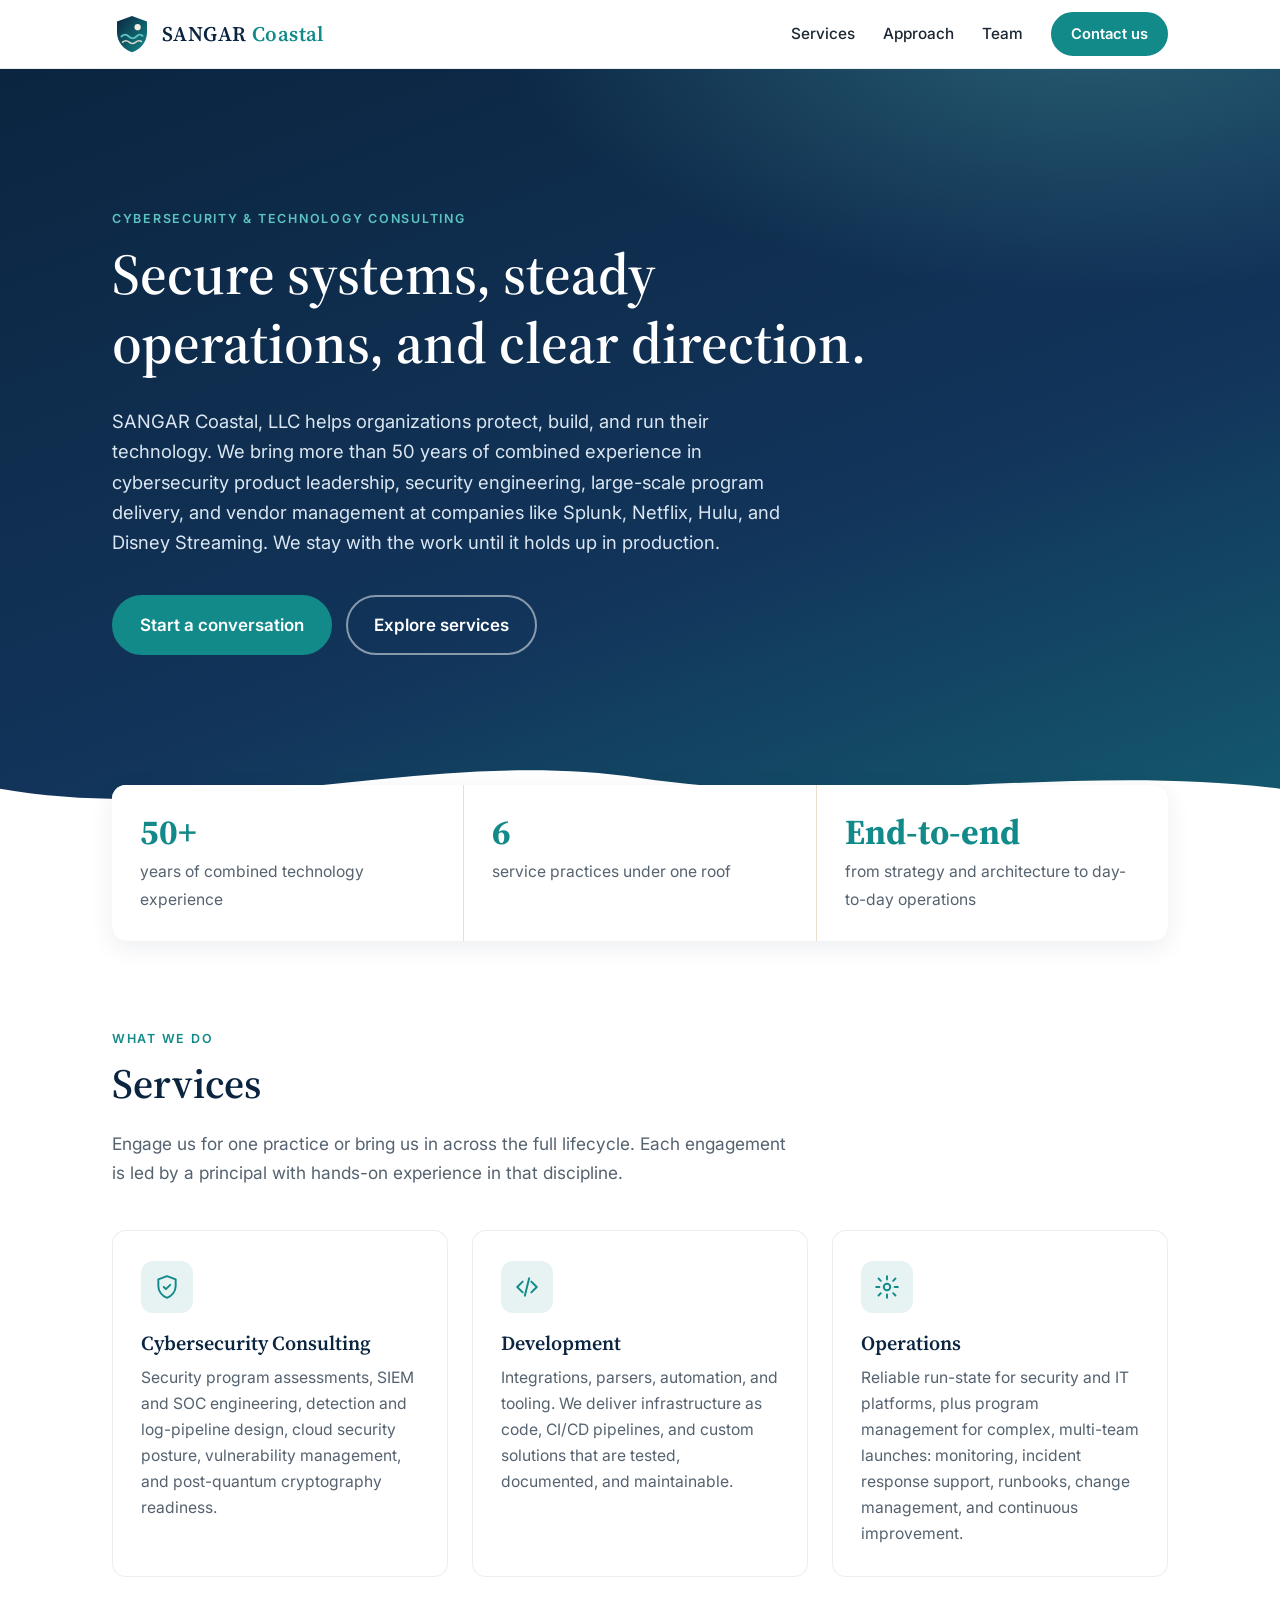
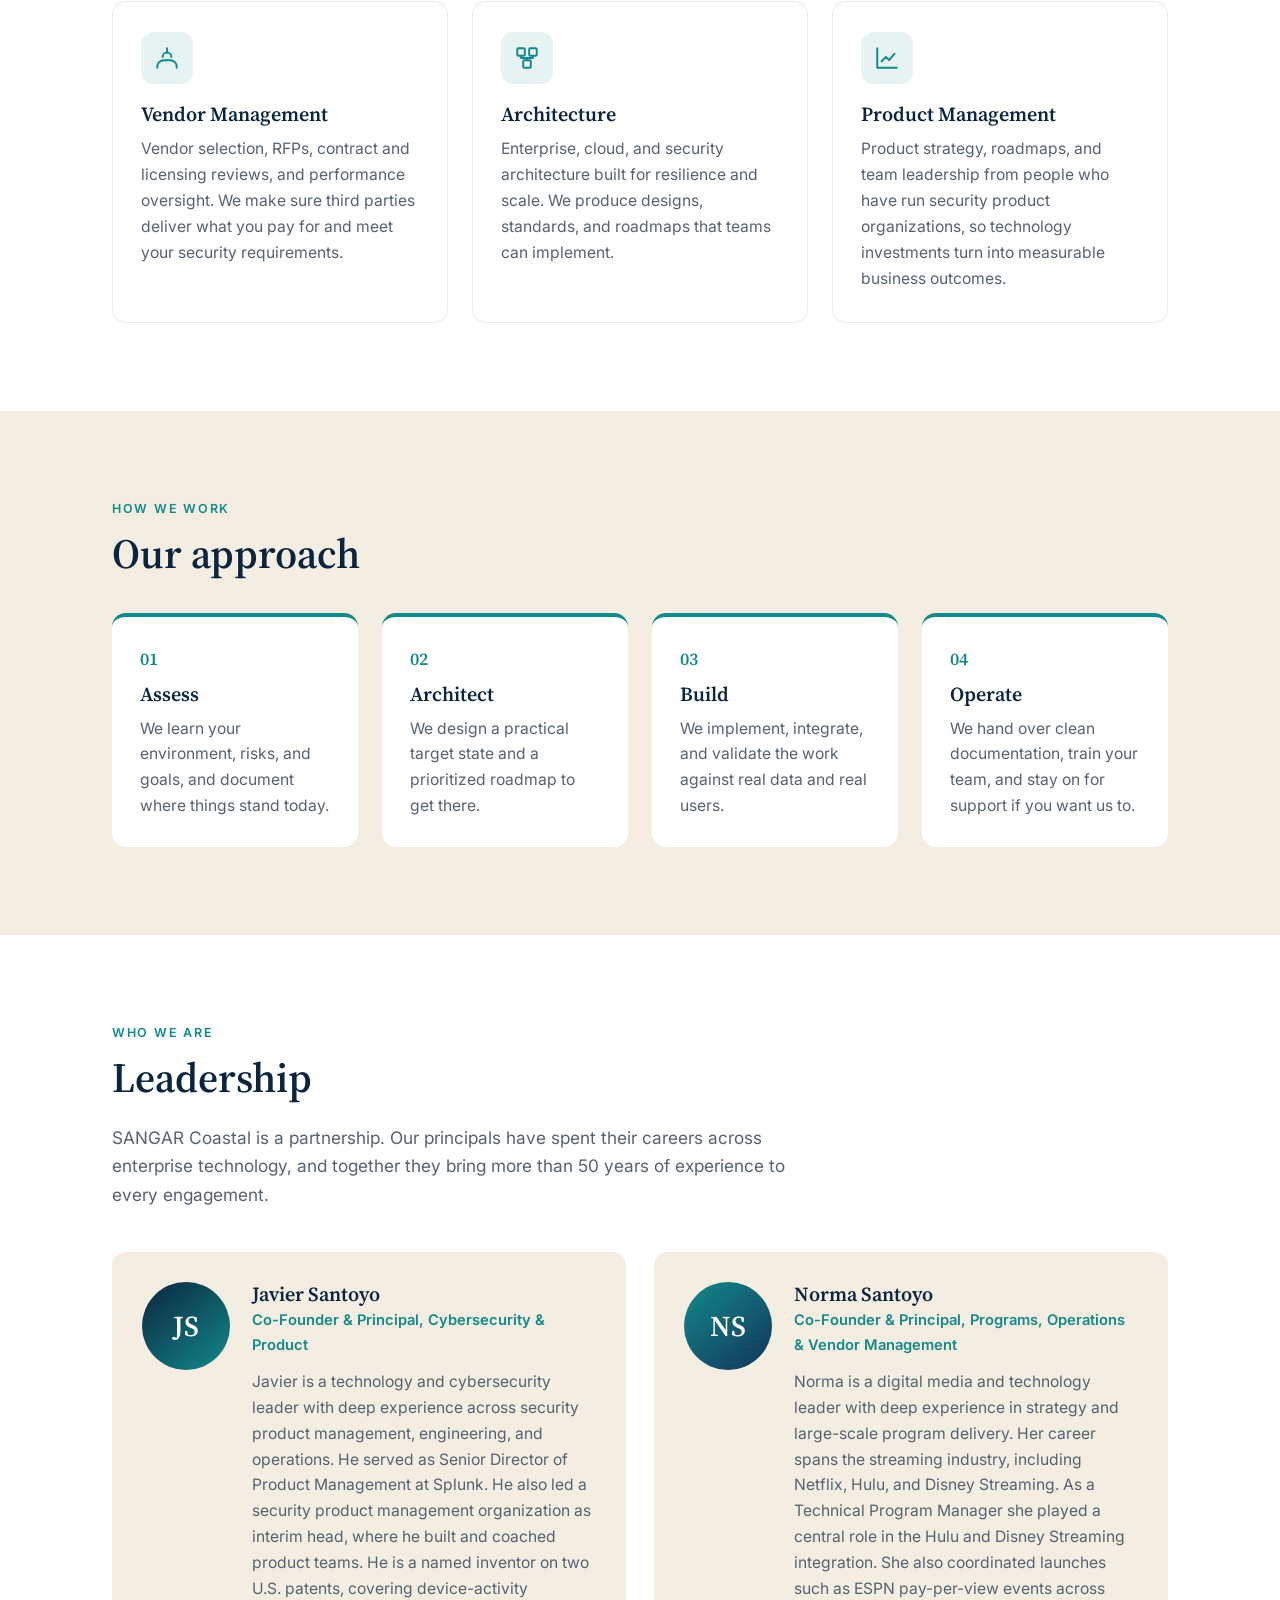
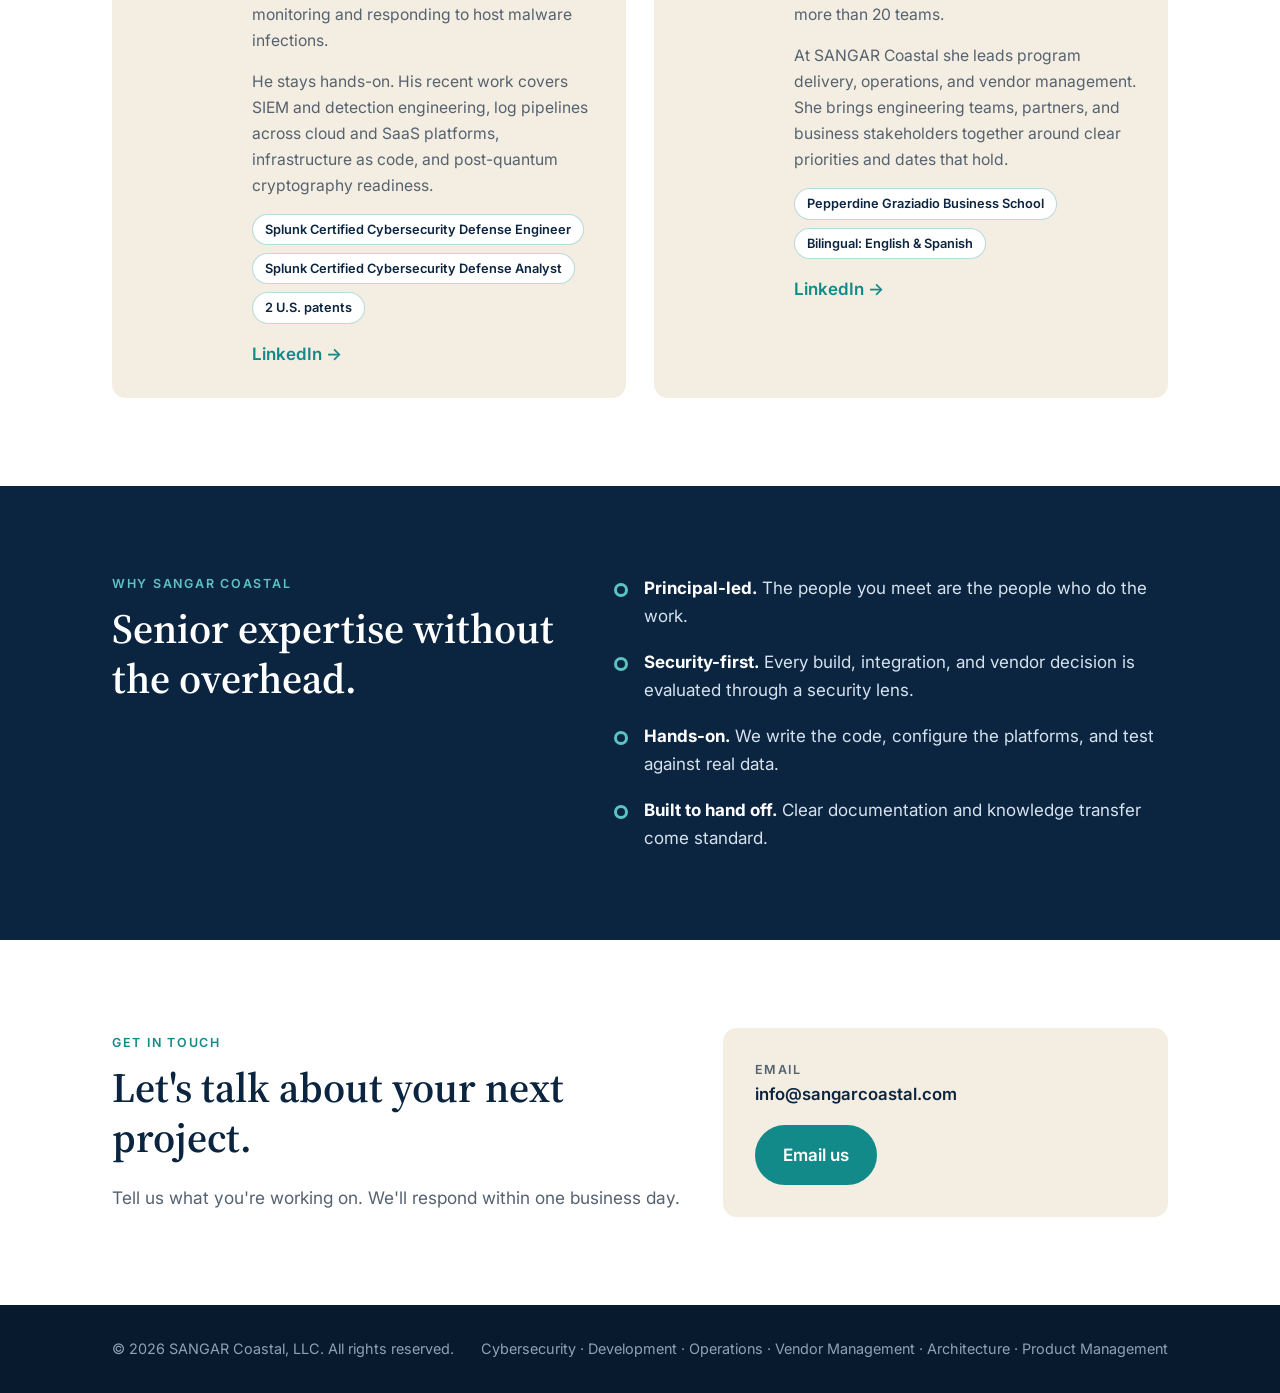
<file: docs/index.html>
<!DOCTYPE html>
<html lang="en">
<head>
  <meta charset="utf-8">
  <meta name="viewport" content="width=device-width, initial-scale=1">
  <title>SANGAR Coastal, LLC | Cybersecurity &amp; Technology Consulting</title>
  <meta name="description" content="SANGAR Coastal, LLC provides cybersecurity consulting, development, operations, vendor management, architecture, and product management services, backed by more than 50 years of combined technology experience.">
  <meta property="og:title" content="SANGAR Coastal, LLC">
  <meta property="og:description" content="Cybersecurity and technology consulting backed by more than 50 years of combined experience.">
  <meta property="og:type" content="website">
  <link rel="icon" href="images/favicon.svg" type="image/svg+xml">
  <link rel="preconnect" href="https://fonts.googleapis.com">
  <link rel="preconnect" href="https://fonts.gstatic.com" crossorigin>
  <link href="https://fonts.googleapis.com/css2?family=Source+Serif+4:opsz,wght@8..60,500;8..60,600&family=Inter:wght@400;500;600&display=swap" rel="stylesheet">
  <link rel="stylesheet" href="css/styles.css">
</head>
<body>

<header class="site-header">
  <div class="container header-inner">
    <a href="#top" class="brand" aria-label="SANGAR Coastal home">
      <img src="images/logo.svg" alt="" width="40" height="40">
      <span class="brand-text">SANGAR <span>Coastal</span></span>
    </a>
    <button class="nav-toggle" aria-expanded="false" aria-controls="site-nav" aria-label="Open menu">
      <span></span><span></span><span></span>
    </button>
    <nav id="site-nav" class="site-nav">
      <a href="#services">Services</a>
      <a href="#approach">Approach</a>
      <a href="#team">Team</a>
      <a href="#contact" class="btn btn-small">Contact us</a>
    </nav>
  </div>
</header>

<main id="top">

  <!-- HERO -->
  <section class="hero">
    <div class="container hero-inner">
      <p class="eyebrow">Cybersecurity &amp; Technology Consulting</p>
      <h1>Secure systems, steady operations, and clear direction.</h1>
      <p class="lead">
        SANGAR Coastal, LLC helps organizations protect, build, and run their technology.
        We bring more than 50 years of combined experience in cybersecurity product
        leadership, security engineering, large-scale program delivery, and vendor
        management at companies like Splunk, Netflix, Hulu, and Disney Streaming. We stay
        with the work until it holds up in production.
      </p>
      <div class="hero-actions">
        <a href="#contact" class="btn">Start a conversation</a>
        <a href="#services" class="btn btn-ghost">Explore services</a>
      </div>
    </div>
    <svg class="wave" viewBox="0 0 1440 120" preserveAspectRatio="none" aria-hidden="true">
      <path d="M0,64 C240,120 480,0 720,48 C960,96 1200,24 1440,64 L1440,120 L0,120 Z"></path>
    </svg>
  </section>

  <!-- STATS -->
  <section class="stats" aria-label="At a glance">
    <div class="container stats-grid">
      <div class="stat"><strong>50+</strong><span>years of combined technology experience</span></div>
      <div class="stat"><strong>6</strong><span>service practices under one roof</span></div>
      <div class="stat"><strong>End-to-end</strong><span>from strategy and architecture to day-to-day operations</span></div>
    </div>
  </section>

  <!-- SERVICES -->
  <section id="services" class="section">
    <div class="container">
      <p class="eyebrow">What we do</p>
      <h2>Services</h2>
      <p class="section-lead">Engage us for one practice or bring us in across the full lifecycle. Each engagement is led by a principal with hands-on experience in that discipline.</p>

      <div class="cards">
        <article class="card">
          <div class="card-icon" aria-hidden="true">
            <svg viewBox="0 0 24 24"><path d="M12 2 4 5v6c0 5 3.4 9.4 8 11 4.6-1.6 8-6 8-11V5l-8-3Z"/><path d="m9 12 2 2 4-4"/></svg>
          </div>
          <h3>Cybersecurity Consulting</h3>
          <p>Security program assessments, SIEM and SOC engineering, detection and log-pipeline design, cloud security posture, vulnerability management, and post-quantum cryptography readiness.</p>
        </article>

        <article class="card">
          <div class="card-icon" aria-hidden="true">
            <svg viewBox="0 0 24 24"><path d="m8 7-5 5 5 5"/><path d="m16 7 5 5-5 5"/><path d="m14 4-4 16"/></svg>
          </div>
          <h3>Development</h3>
          <p>Integrations, parsers, automation, and tooling. We deliver infrastructure as code, CI/CD pipelines, and custom solutions that are tested, documented, and maintainable.</p>
        </article>

        <article class="card">
          <div class="card-icon" aria-hidden="true">
            <svg viewBox="0 0 24 24"><circle cx="12" cy="12" r="3"/><path d="M12 2v3M12 19v3M4.2 4.2l2.1 2.1M17.7 17.7l2.1 2.1M2 12h3M19 12h3M4.2 19.8l2.1-2.1M17.7 6.3l2.1-2.1"/></svg>
          </div>
          <h3>Operations</h3>
          <p>Reliable run-state for security and IT platforms, plus program management for complex, multi-team launches: monitoring, incident response support, runbooks, change management, and continuous improvement.</p>
        </article>

        <article class="card">
          <div class="card-icon" aria-hidden="true">
            <svg viewBox="0 0 24 24"><path d="M16 11a4 4 0 1 0-8 0"/><path d="M3 21v-1a6 6 0 0 1 6-6h6a6 6 0 0 1 6 6v1"/><path d="M12 3v4"/></svg>
          </div>
          <h3>Vendor Management</h3>
          <p>Vendor selection, RFPs, contract and licensing reviews, and performance oversight. We make sure third parties deliver what you pay for and meet your security requirements.</p>
        </article>

        <article class="card">
          <div class="card-icon" aria-hidden="true">
            <svg viewBox="0 0 24 24"><rect x="3" y="3" width="7" height="7" rx="1"/><rect x="14" y="3" width="7" height="7" rx="1"/><rect x="8.5" y="14" width="7" height="7" rx="1"/><path d="M6.5 10v2h11v-2M12 12v2"/></svg>
          </div>
          <h3>Architecture</h3>
          <p>Enterprise, cloud, and security architecture built for resilience and scale. We produce designs, standards, and roadmaps that teams can implement.</p>
        </article>

        <article class="card">
          <div class="card-icon" aria-hidden="true">
            <svg viewBox="0 0 24 24"><path d="M3 3v18h18"/><path d="m7 15 4-4 3 3 5-6"/></svg>
          </div>
          <h3>Product Management</h3>
          <p>Product strategy, roadmaps, and team leadership from people who have run security product organizations, so technology investments turn into measurable business outcomes.</p>
        </article>
      </div>
    </div>
  </section>

  <!-- APPROACH -->
  <section id="approach" class="section section-alt">
    <div class="container">
      <p class="eyebrow">How we work</p>
      <h2>Our approach</h2>
      <ol class="steps">
        <li>
          <span class="step-num">01</span>
          <h3>Assess</h3>
          <p>We learn your environment, risks, and goals, and document where things stand today.</p>
        </li>
        <li>
          <span class="step-num">02</span>
          <h3>Architect</h3>
          <p>We design a practical target state and a prioritized roadmap to get there.</p>
        </li>
        <li>
          <span class="step-num">03</span>
          <h3>Build</h3>
          <p>We implement, integrate, and validate the work against real data and real users.</p>
        </li>
        <li>
          <span class="step-num">04</span>
          <h3>Operate</h3>
          <p>We hand over clean documentation, train your team, and stay on for support if you want us to.</p>
        </li>
      </ol>
    </div>
  </section>

  <!-- TEAM -->
  <section id="team" class="section">
    <div class="container">
      <p class="eyebrow">Who we are</p>
      <h2>Leadership</h2>
      <p class="section-lead">SANGAR Coastal is a partnership. Our principals have spent their careers across enterprise technology, and together they bring more than 50 years of experience to every engagement.</p>

      <div class="team">
        <article class="person">
          <div class="avatar" aria-hidden="true">JS</div>
          <!-- To use a photo instead: <img class="avatar" src="images/javier.jpg" alt="Javier Santoyo"> -->
          <div>
            <h3>Javier Santoyo</h3>
            <p class="role">Co-Founder &amp; Principal, Cybersecurity &amp; Product</p>
            <p>
              Javier is a technology and cybersecurity leader with deep experience across
              security product management, engineering, and operations. He served as Senior
              Director of Product Management at Splunk. He also led a security product
              management organization as interim head, where he built and coached product
              teams. He is a named inventor on two U.S. patents, covering device-activity
              monitoring and responding to host malware infections.
            </p>
            <p>
              He stays hands-on. His recent work covers SIEM and detection engineering, log
              pipelines across cloud and SaaS platforms, infrastructure as code, and
              post-quantum cryptography readiness.
            </p>
            <ul class="creds">
              <li>Splunk Certified Cybersecurity Defense Engineer</li>
              <li>Splunk Certified Cybersecurity Defense Analyst</li>
              <li>2 U.S. patents</li>
            </ul>
            <a class="li-link" href="https://www.linkedin.com/in/jsantoyo/" target="_blank" rel="noopener">LinkedIn &rarr;</a>
          </div>
        </article>

        <article class="person">
          <div class="avatar avatar-alt" aria-hidden="true">NS</div>
          <!-- To use a photo instead: <img class="avatar" src="images/norma.jpg" alt="Norma Santoyo"> -->
          <div>
            <h3>Norma Santoyo</h3>
            <p class="role">Co-Founder &amp; Principal, Programs, Operations &amp; Vendor Management</p>
            <p>
              Norma is a digital media and technology leader with deep
              experience in strategy and large-scale program delivery. Her career spans the
              streaming industry, including Netflix, Hulu, and Disney Streaming. As a
              Technical Program Manager she played a central role in the Hulu and Disney
              Streaming integration. She also coordinated launches such as ESPN pay-per-view
              events across more than 20 teams.
            </p>
            <p>
              At SANGAR Coastal she leads program delivery, operations, and vendor
              management. She brings engineering teams, partners, and business stakeholders
              together around clear priorities and dates that hold.
            </p>
            <ul class="creds">
              <li>Pepperdine Graziadio Business School</li>
              <li>Bilingual: English &amp; Spanish</li>
            </ul>
            <a class="li-link" href="https://www.linkedin.com/in/normasantoyo/" target="_blank" rel="noopener">LinkedIn &rarr;</a>
          </div>
        </article>
      </div>
    </div>
  </section>

  <!-- WHY -->
  <section class="section section-dark">
    <div class="container why">
      <div>
        <p class="eyebrow eyebrow-light">Why SANGAR Coastal</p>
        <h2>Senior expertise without the overhead.</h2>
      </div>
      <ul class="why-list">
        <li><strong>Principal-led.</strong> The people you meet are the people who do the work.</li>
        <li><strong>Security-first.</strong> Every build, integration, and vendor decision is evaluated through a security lens.</li>
        <li><strong>Hands-on.</strong> We write the code, configure the platforms, and test against real data.</li>
        <li><strong>Built to hand off.</strong> Clear documentation and knowledge transfer come standard.</li>
      </ul>
    </div>
  </section>

  <!-- CONTACT -->
  <section id="contact" class="section">
    <div class="container contact">
      <div>
        <p class="eyebrow">Get in touch</p>
        <h2>Let's talk about your next project.</h2>
        <p class="section-lead">Tell us what you're working on. We'll respond within one business day.</p>
      </div>
      <div class="contact-card">
        <!-- EDIT: replace the email address below (appears twice). -->
        <p><span class="contact-label">Email</span>
          <a href="mailto:info@sangarcoastal.com?subject=Consulting%20inquiry">info@sangarcoastal.com</a></p>
        <!-- Optional phone line:
        <p><span class="contact-label">Phone</span><a href="tel:+10000000000">(000) 000-0000</a></p>
        -->
        <a href="mailto:info@sangarcoastal.com?subject=Consulting%20inquiry" class="btn">Email us</a>
      </div>
    </div>
  </section>

</main>

<footer class="site-footer">
  <div class="container footer-inner">
    <p>&copy; <span id="year">2026</span> SANGAR Coastal, LLC. All rights reserved.</p>
    <p class="footer-tag">Cybersecurity &middot; Development &middot; Operations &middot; Vendor Management &middot; Architecture &middot; Product Management</p>
  </div>
</footer>

<script src="js/main.js"></script>
</body>
</html>
</file>
<file: docs/css/styles.css>
/* SANGAR Coastal, LLC: site styles */
:root {
  --navy: #0b2540;
  --navy-2: #12345a;
  --teal: #138a8a;
  --teal-light: #5cc4c0;
  --sand: #f4ede1;
  --sand-2: #e9dfcd;
  --ink: #1b2733;
  --muted: #55626f;
  --white: #ffffff;
  --radius: 14px;
  --shadow: 0 6px 24px rgba(11, 37, 64, 0.08);
  --max: 1120px;
}

*, *::before, *::after { box-sizing: border-box; }
html { scroll-behavior: smooth; scroll-padding-top: 80px; }
body {
  margin: 0;
  font-family: "Inter", system-ui, -apple-system, "Segoe UI", Roboto, sans-serif;
  font-size: 17px;
  line-height: 1.65;
  color: var(--ink);
  background: var(--white);
  -webkit-font-smoothing: antialiased;
}
img { max-width: 100%; display: block; }
a { color: var(--teal); }
h1, h2, h3 { font-family: "Source Serif 4", Georgia, serif; line-height: 1.2; color: var(--navy); margin: 0 0 .5em; font-weight: 600; }
h1 { font-size: clamp(2.2rem, 5vw, 3.6rem); }
h2 { font-size: clamp(1.8rem, 3.5vw, 2.6rem); }
h3 { font-size: 1.25rem; }
p { margin: 0 0 1em; }

.container { width: 100%; max-width: var(--max); margin: 0 auto; padding: 0 16px; }
@media (min-width: 720px) { .container { padding: 0 32px; } }

.eyebrow { text-transform: uppercase; letter-spacing: .14em; font-size: .78rem; font-weight: 600; color: var(--teal); margin-bottom: .75em; }
.eyebrow-light { color: var(--teal-light); }
.section { padding: 88px 0; }
.section-alt { background: var(--sand); }
.section-dark { background: var(--navy); color: #d6e2ee; }
.section-dark h2 { color: var(--white); }
.section-lead { max-width: 680px; color: var(--muted); font-size: 1.08rem; margin-bottom: 2.5em; }

/* Buttons */
.btn {
  display: inline-block; padding: 14px 26px; border-radius: 999px;
  background: var(--teal); color: var(--white); font-weight: 600; text-decoration: none;
  border: 2px solid var(--teal); transition: background .2s, color .2s, transform .2s;
}
.btn:hover { background: #0f7474; border-color: #0f7474; transform: translateY(-1px); }
.btn-ghost { background: transparent; color: var(--white); border-color: rgba(255,255,255,.5); }
.btn-ghost:hover { background: rgba(255,255,255,.1); border-color: var(--white); }
.btn-small { padding: 8px 18px; font-size: .92rem; }

/* Header */
.site-header {
  position: sticky; top: 0; z-index: 50;
  background: rgba(255,255,255,.94); backdrop-filter: blur(8px);
  border-bottom: 1px solid rgba(11,37,64,.08);
}
.header-inner { display: flex; align-items: center; justify-content: space-between; height: 68px; }
.brand { display: flex; align-items: center; gap: 10px; text-decoration: none; }
.brand-text { font-family: "Source Serif 4", Georgia, serif; font-weight: 600; font-size: 1.3rem; color: var(--navy); letter-spacing: .02em; }
.brand-text span { color: var(--teal); }
.site-nav { display: flex; align-items: center; gap: 28px; }
.site-nav a:not(.btn) { color: var(--ink); text-decoration: none; font-weight: 500; font-size: .96rem; }
.site-nav a:not(.btn):hover { color: var(--teal); }
.site-nav .btn { color: var(--white); }

.nav-toggle { display: none; background: none; border: 0; padding: 8px; cursor: pointer; }
.nav-toggle span { display: block; width: 24px; height: 2px; background: var(--navy); margin: 5px 0; transition: transform .2s, opacity .2s; }

@media (max-width: 760px) {
  .nav-toggle { display: block; }
  .site-nav {
    position: absolute; top: 68px; left: 0; right: 0;
    flex-direction: column; align-items: stretch; gap: 0;
    background: var(--white); border-bottom: 1px solid rgba(11,37,64,.1);
    padding: 8px 16px 20px; display: none;
  }
  .site-nav.open { display: flex; }
  .site-nav a:not(.btn) { padding: 14px 4px; border-bottom: 1px solid rgba(11,37,64,.06); }
  .site-nav .btn { margin-top: 14px; text-align: center; }
  .nav-toggle[aria-expanded="true"] span:nth-child(1) { transform: translateY(7px) rotate(45deg); }
  .nav-toggle[aria-expanded="true"] span:nth-child(2) { opacity: 0; }
  .nav-toggle[aria-expanded="true"] span:nth-child(3) { transform: translateY(-7px) rotate(-45deg); }
}

/* Hero */
.hero {
  position: relative; color: #dbe7f2; overflow: hidden;
  background:
    radial-gradient(1000px 500px at 85% -10%, rgba(92,196,192,.35), transparent 60%),
    linear-gradient(160deg, var(--navy) 0%, var(--navy-2) 60%, #145a6e 100%);
}
.hero-inner { padding: 120px 16px 150px; max-width: var(--max); }
@media (min-width: 720px) { .hero-inner { padding: 140px 32px 170px; } }
.hero h1 { color: var(--white); max-width: 820px; }
.hero .eyebrow { color: var(--teal-light); }
.lead { font-size: 1.15rem; max-width: 680px; margin-bottom: 2em; }
.hero-actions { display: flex; flex-wrap: wrap; gap: 14px; }
.wave { position: absolute; bottom: -1px; left: 0; width: 100%; height: 80px; }
.wave path { fill: var(--white); }

/* Stats */
.stats { margin-top: -40px; position: relative; z-index: 2; }
.stats-grid {
  display: grid; grid-template-columns: 1fr; gap: 1px;
  background: var(--sand-2); border-radius: var(--radius); overflow: hidden; box-shadow: var(--shadow);
  padding: 0;
}
@media (min-width: 720px) { .stats-grid { grid-template-columns: repeat(3, 1fr); } }
.stats .container { padding: 0; max-width: calc(var(--max) - 64px); width: calc(100% - 32px); }
.stat { background: var(--white); padding: 28px 28px; }
.stat strong { display: block; font-family: "Source Serif 4", Georgia, serif; font-size: 2.2rem; color: var(--teal); line-height: 1.1; margin-bottom: 6px; }
.stat span { color: var(--muted); font-size: .98rem; }

/* Service cards */
.cards { display: grid; gap: 24px; grid-template-columns: 1fr; }
@media (min-width: 640px) { .cards { grid-template-columns: repeat(2, 1fr); } }
@media (min-width: 980px) { .cards { grid-template-columns: repeat(3, 1fr); } }
.card {
  background: var(--white); border: 1px solid rgba(11,37,64,.08); border-radius: var(--radius);
  padding: 30px 28px; transition: transform .2s, box-shadow .2s, border-color .2s;
}
.card:hover { transform: translateY(-3px); box-shadow: var(--shadow); border-color: rgba(19,138,138,.35); }
.card p { color: var(--muted); margin: 0; font-size: .98rem; }
.card-icon {
  width: 52px; height: 52px; border-radius: 12px; background: rgba(19,138,138,.1);
  display: grid; place-items: center; margin-bottom: 18px;
}
.card-icon svg { width: 26px; height: 26px; fill: none; stroke: var(--teal); stroke-width: 1.8; stroke-linecap: round; stroke-linejoin: round; }

/* Steps */
.steps { list-style: none; padding: 0; margin: 2em 0 0; display: grid; gap: 24px; grid-template-columns: 1fr; }
@media (min-width: 640px) { .steps { grid-template-columns: repeat(2, 1fr); } }
@media (min-width: 980px) { .steps { grid-template-columns: repeat(4, 1fr); } }
.steps li { background: var(--white); border-radius: var(--radius); padding: 28px; border-top: 4px solid var(--teal); }
.steps p { color: var(--muted); margin: 0; font-size: .98rem; }
.step-num { font-family: "Source Serif 4", Georgia, serif; font-size: 1.1rem; color: var(--teal); font-weight: 600; display: block; margin-bottom: 8px; }

/* Team */
.team { display: grid; gap: 28px; grid-template-columns: 1fr; }
@media (min-width: 900px) { .team { grid-template-columns: 1fr 1fr; } }
.person {
  display: flex; gap: 22px; align-items: flex-start;
  background: var(--sand); border-radius: var(--radius); padding: 30px;
}
@media (max-width: 520px) { .person { flex-direction: column; } }
.avatar {
  flex: 0 0 88px; width: 88px; height: 88px; border-radius: 50%;
  display: grid; place-items: center; object-fit: cover;
  background: linear-gradient(140deg, var(--navy), var(--teal));
  color: var(--white); font-family: "Source Serif 4", Georgia, serif; font-size: 1.8rem; font-weight: 600;
}
.avatar-alt { background: linear-gradient(140deg, var(--teal), var(--navy-2)); }
.person h3 { margin-bottom: 2px; }
.role { color: var(--teal); font-weight: 600; font-size: .92rem; margin-bottom: 12px; }
.person p:not(.role) { color: var(--muted); font-size: .98rem; }
.li-link { font-weight: 600; text-decoration: none; }
.creds { list-style: none; padding: 0; margin: 0 0 16px; display: flex; flex-wrap: wrap; gap: 8px; }
.creds li {
  font-size: .8rem; font-weight: 600; color: var(--navy);
  background: var(--white); border: 1px solid rgba(19,138,138,.3);
  border-radius: 999px; padding: 4px 12px;
}

/* Why */
.why { display: grid; gap: 40px; grid-template-columns: 1fr; align-items: start; }
@media (min-width: 900px) { .why { grid-template-columns: 1fr 1.2fr; } }
.why-list { list-style: none; margin: 0; padding: 0; display: grid; gap: 18px; }
.why-list li { padding-left: 30px; position: relative; }
.why-list li::before {
  content: ""; position: absolute; left: 0; top: .55em; width: 14px; height: 14px; border-radius: 50%;
  border: 3px solid var(--teal-light);
}
.why-list strong { color: var(--white); }

/* Contact */
.contact { display: grid; gap: 32px; grid-template-columns: 1fr; align-items: center; }
@media (min-width: 900px) { .contact { grid-template-columns: 1.3fr 1fr; } }
.contact .section-lead { margin-bottom: 0; }
.contact-card { background: var(--sand); border-radius: var(--radius); padding: 32px; }
.contact-card p { font-size: 1.05rem; overflow-wrap: anywhere; }
.contact-label { display: block; font-size: .78rem; text-transform: uppercase; letter-spacing: .12em; color: var(--muted); font-weight: 600; }
.contact-card a:not(.btn) { color: var(--navy); font-weight: 600; text-decoration: none; }
.contact-card a:not(.btn):hover { color: var(--teal); }

/* Footer */
.site-footer { background: #071a2e; color: #8ea3b8; padding: 32px 0; font-size: .9rem; }
.footer-inner { display: flex; flex-wrap: wrap; justify-content: space-between; gap: 10px; }
.footer-inner p { margin: 0; }

/* 404 */
.notfound { min-height: 70vh; display: grid; place-items: center; text-align: center; padding: 80px 16px; }

@media (prefers-reduced-motion: reduce) {
  html { scroll-behavior: auto; }
  * { transition: none !important; }
}
</file>
